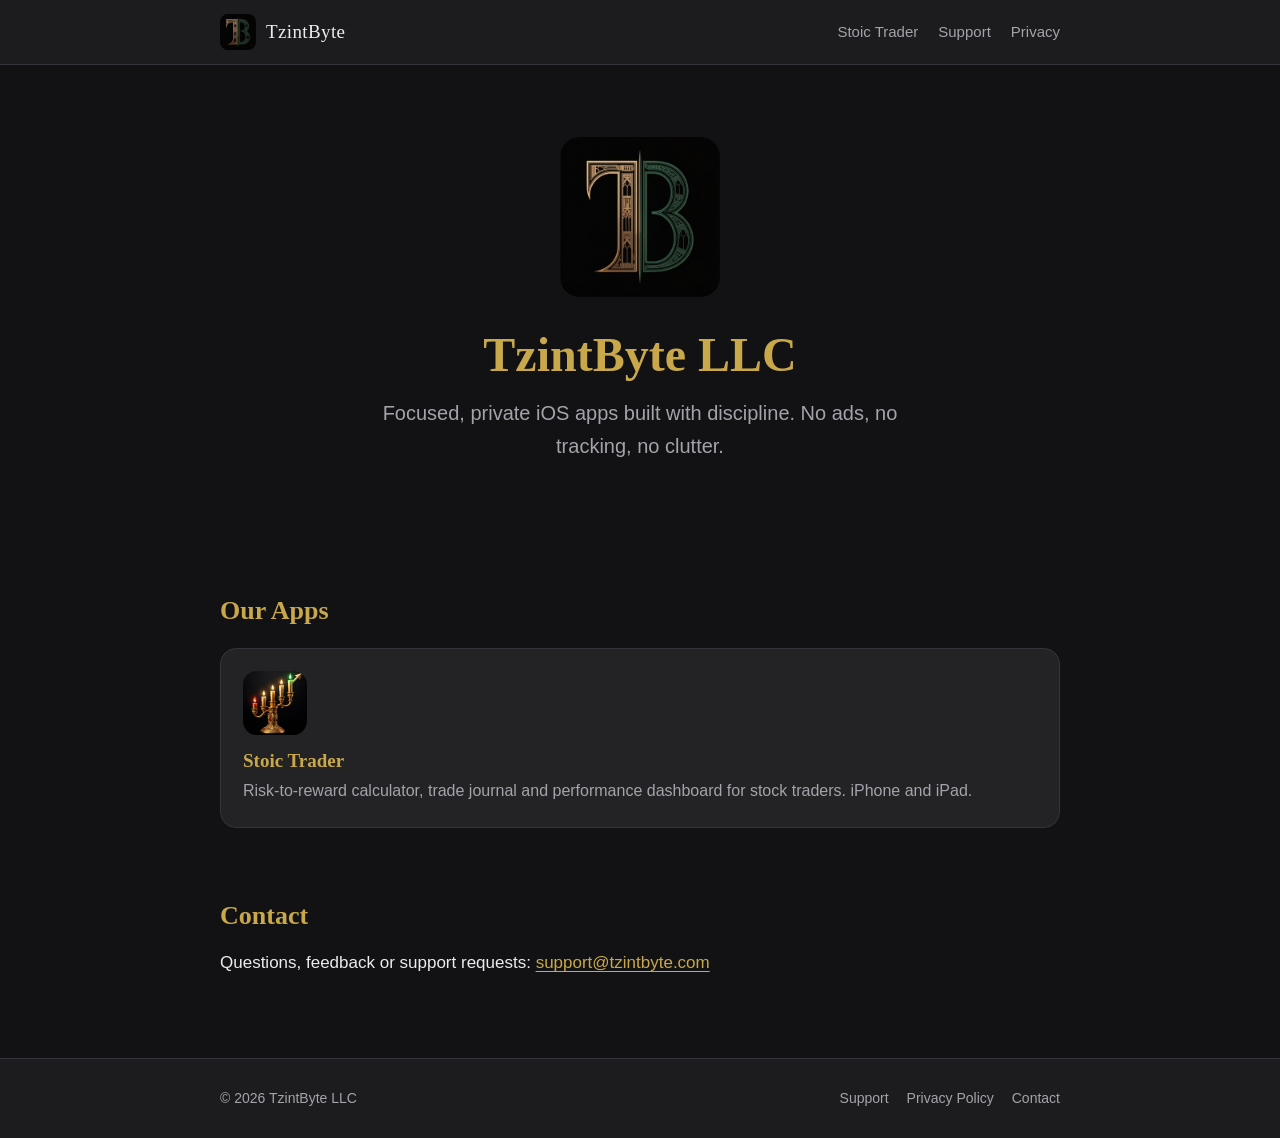
<file: index.html>
<!doctype html>
<html lang="en">
<head>
  <meta charset="utf-8">
  <meta name="viewport" content="width=device-width, initial-scale=1">
  <title>TzintByte LLC</title>
  <meta name="description" content="TzintByte LLC builds focused, private iOS apps. Home of Stoic Trader, a risk-to-reward calculator and trade journal for stock traders.">
  <link rel="stylesheet" href="/styles.css">
  <link rel="icon" type="image/jpeg" href="/images/tzintbyte-logo.jpg">
  <link rel="apple-touch-icon" href="/images/apple-touch-icon.png">
</head>
<body>
  <header class="site-header">
    <div class="wrap">
      <a class="brand" href="/"><img src="/images/tzintbyte-logo.jpg" alt="" width="36" height="36">TzintByte</a>
      <nav class="site-nav" aria-label="Main">
        <a href="/stoic-trader/">Stoic Trader</a>
        <a href="/support/">Support</a>
        <a href="/privacy/">Privacy</a>
      </nav>
    </div>
  </header>

  <main>
    <section class="hero">
      <div class="wrap">
        <img class="hero-logo" src="/images/tzintbyte-logo.jpg" alt="TzintByte LLC monogram" width="160" height="160">
        <h1>TzintByte LLC</h1>
        <p class="tagline">Focused, private iOS apps built with discipline. No ads, no tracking, no clutter.</p>
      </div>
    </section>

    <section class="wrap">
      <h2>Our Apps</h2>
      <div class="features">
        <a class="card" href="/stoic-trader/" style="text-decoration:none">
          <img src="/images/stoic-trader-icon.png" alt="" width="64" height="64" style="width:64px;height:64px;border-radius:14px;margin-bottom:14px">
          <h3>Stoic Trader</h3>
          <p>Risk-to-reward calculator, trade journal and performance dashboard for stock traders. iPhone and iPad.</p>
        </a>
      </div>
    </section>

    <section class="wrap" style="padding-bottom:64px">
      <h2>Contact</h2>
      <p>Questions, feedback or support requests: <a href="mailto:support@tzintbyte.com">support@tzintbyte.com</a></p>
    </section>
  </main>

  <footer class="site-footer">
    <div class="wrap">
      <span>&copy; 2026 TzintByte LLC</span>
      <nav aria-label="Footer">
        <a href="/support/">Support</a>
        <a href="/privacy/">Privacy Policy</a>
        <a href="mailto:support@tzintbyte.com">Contact</a>
      </nav>
    </div>
  </footer>
</body>
</html>
</file>
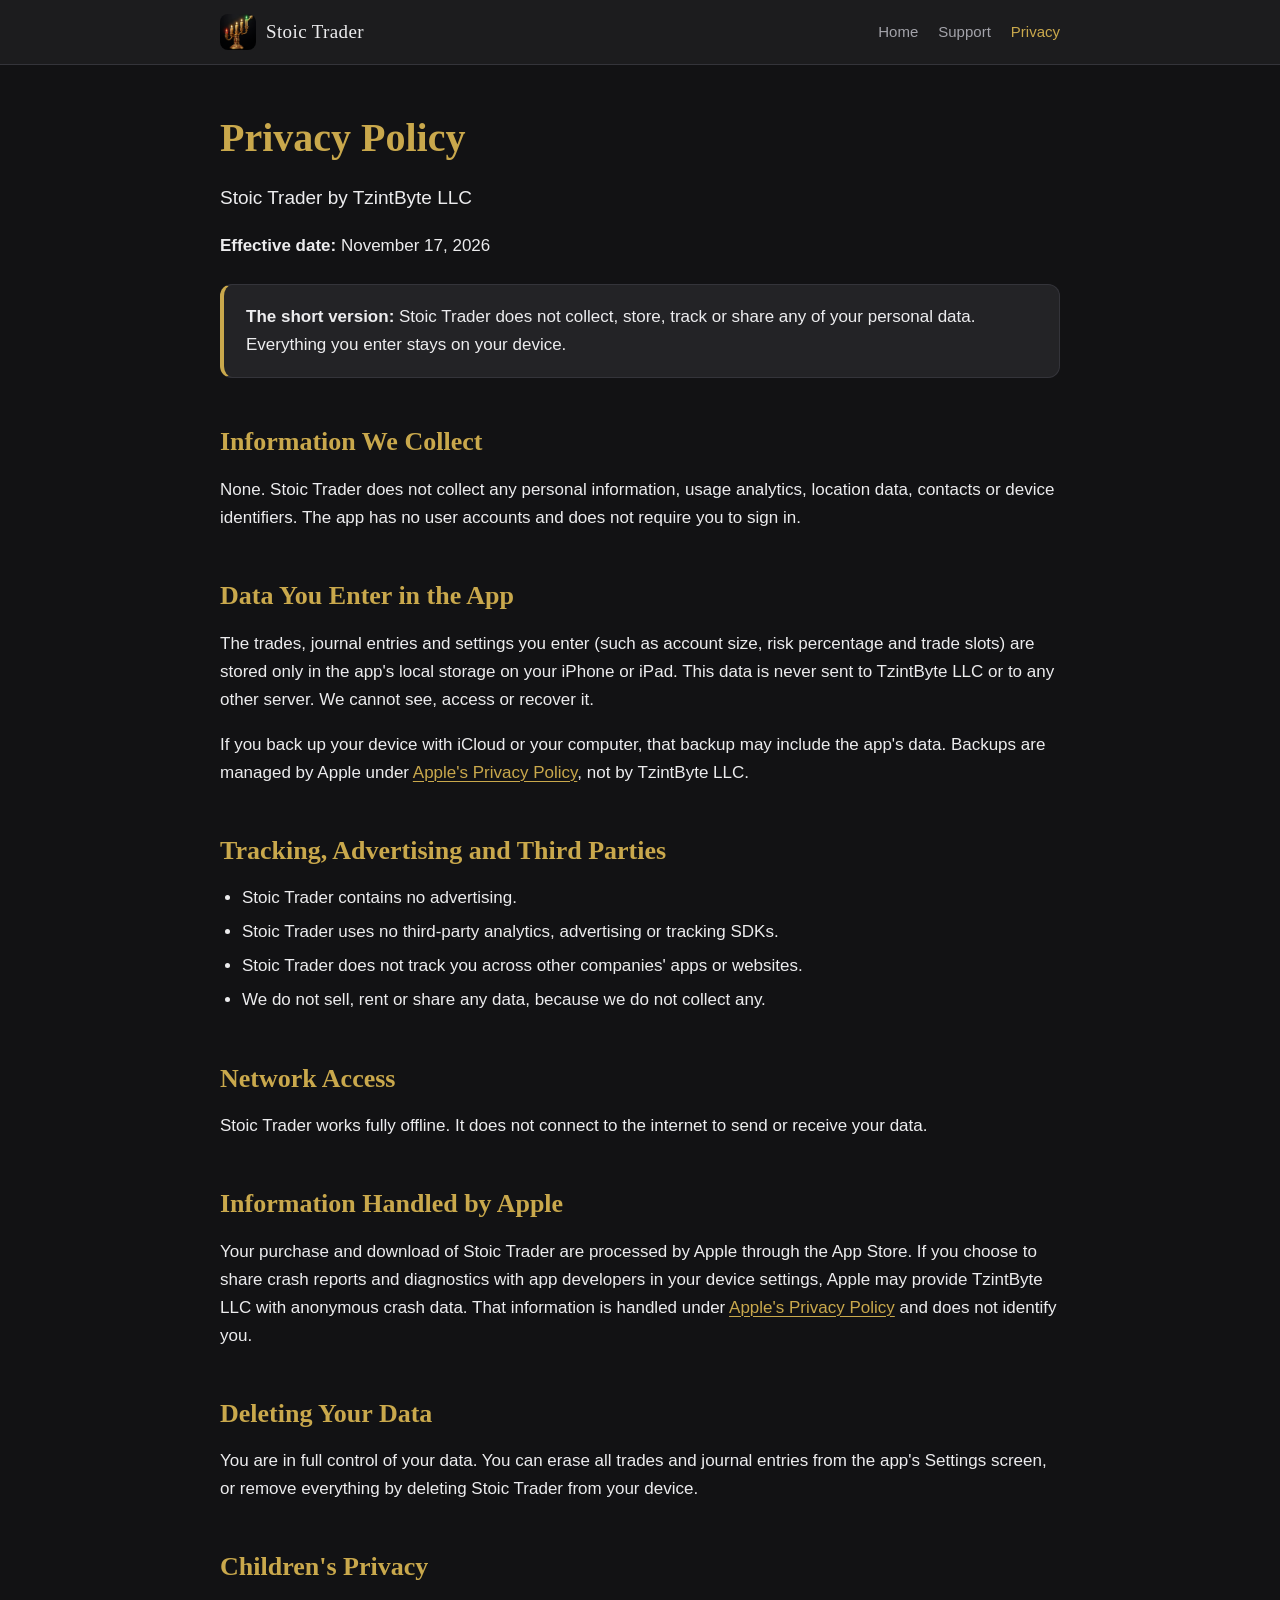
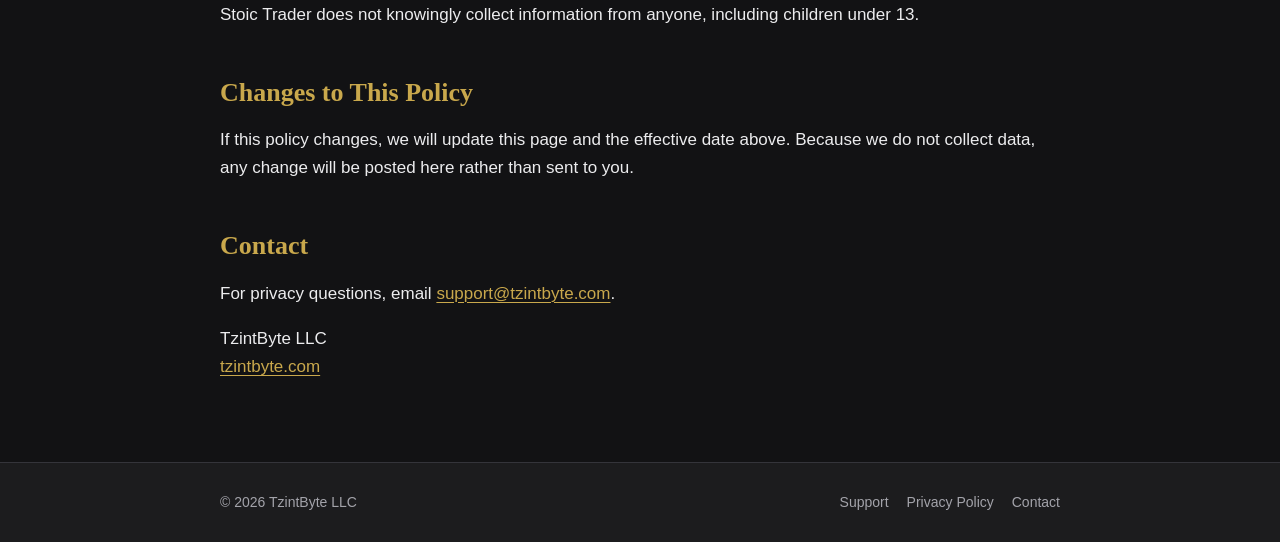
<file: privacy/index.html>
<!doctype html>
<html lang="en">
<head>
  <meta charset="utf-8">
  <meta name="viewport" content="width=device-width, initial-scale=1">
  <title>Stoic Trader Privacy Policy</title>
  <meta name="description" content="Privacy Policy for Stoic Trader by TzintByte LLC. Stoic Trader does not collect, store, track or share any personal data.">
  <link rel="stylesheet" href="/styles.css">
  <link rel="icon" type="image/png" href="/images/apple-touch-icon.png">
  <link rel="apple-touch-icon" href="/images/apple-touch-icon.png">
</head>
<body>
  <header class="site-header">
    <div class="wrap">
      <a class="brand" href="/stoic-trader/"><img src="/images/apple-touch-icon.png" alt="" width="36" height="36">Stoic Trader</a>
      <nav class="site-nav" aria-label="Main">
        <a href="/stoic-trader/">Home</a>
        <a href="/support/">Support</a>
        <a href="/privacy/" aria-current="page">Privacy</a>
      </nav>
    </div>
  </header>

  <main class="page">
    <div class="wrap">
      <h1>Privacy Policy</h1>
      <p class="lead">Stoic Trader by TzintByte LLC</p>
      <p><strong>Effective date:</strong> November 17, 2026</p>

      <div class="callout">
        <p><strong>The short version:</strong> Stoic Trader does not collect, store, track or share any of your personal data. Everything you enter stays on your device.</p>
      </div>

      <h2>Information We Collect</h2>
      <p>None. Stoic Trader does not collect any personal information, usage analytics, location data, contacts or device identifiers. The app has no user accounts and does not require you to sign in.</p>

      <h2>Data You Enter in the App</h2>
      <p>The trades, journal entries and settings you enter (such as account size, risk percentage and trade slots) are stored only in the app's local storage on your iPhone or iPad. This data is never sent to TzintByte LLC or to any other server. We cannot see, access or recover it.</p>
      <p>If you back up your device with iCloud or your computer, that backup may include the app's data. Backups are managed by Apple under <a href="https://www.apple.com/legal/privacy/">Apple's Privacy Policy</a>, not by TzintByte LLC.</p>

      <h2>Tracking, Advertising and Third Parties</h2>
      <ul>
        <li>Stoic Trader contains no advertising.</li>
        <li>Stoic Trader uses no third-party analytics, advertising or tracking SDKs.</li>
        <li>Stoic Trader does not track you across other companies' apps or websites.</li>
        <li>We do not sell, rent or share any data, because we do not collect any.</li>
      </ul>

      <h2>Network Access</h2>
      <p>Stoic Trader works fully offline. It does not connect to the internet to send or receive your data.</p>

      <h2>Information Handled by Apple</h2>
      <p>Your purchase and download of Stoic Trader are processed by Apple through the App Store. If you choose to share crash reports and diagnostics with app developers in your device settings, Apple may provide TzintByte LLC with anonymous crash data. That information is handled under <a href="https://www.apple.com/legal/privacy/">Apple's Privacy Policy</a> and does not identify you.</p>

      <h2>Deleting Your Data</h2>
      <p>You are in full control of your data. You can erase all trades and journal entries from the app's Settings screen, or remove everything by deleting Stoic Trader from your device.</p>

      <h2>Children's Privacy</h2>
      <p>Stoic Trader does not knowingly collect information from anyone, including children under 13.</p>

      <h2>Changes to This Policy</h2>
      <p>If this policy changes, we will update this page and the effective date above. Because we do not collect data, any change will be posted here rather than sent to you.</p>

      <h2>Contact</h2>
      <p>For privacy questions, email <a href="mailto:support@tzintbyte.com">support@tzintbyte.com</a>.</p>
      <p>TzintByte LLC<br><a href="https://www.tzintbyte.com">tzintbyte.com</a></p>
    </div>
  </main>

  <footer class="site-footer">
    <div class="wrap">
      <span>&copy; 2026 <a href="/">TzintByte LLC</a></span>
      <nav aria-label="Footer">
        <a href="/support/">Support</a>
        <a href="/privacy/">Privacy Policy</a>
        <a href="mailto:support@tzintbyte.com">Contact</a>
      </nav>
    </div>
  </footer>
</body>
</html>
</file>
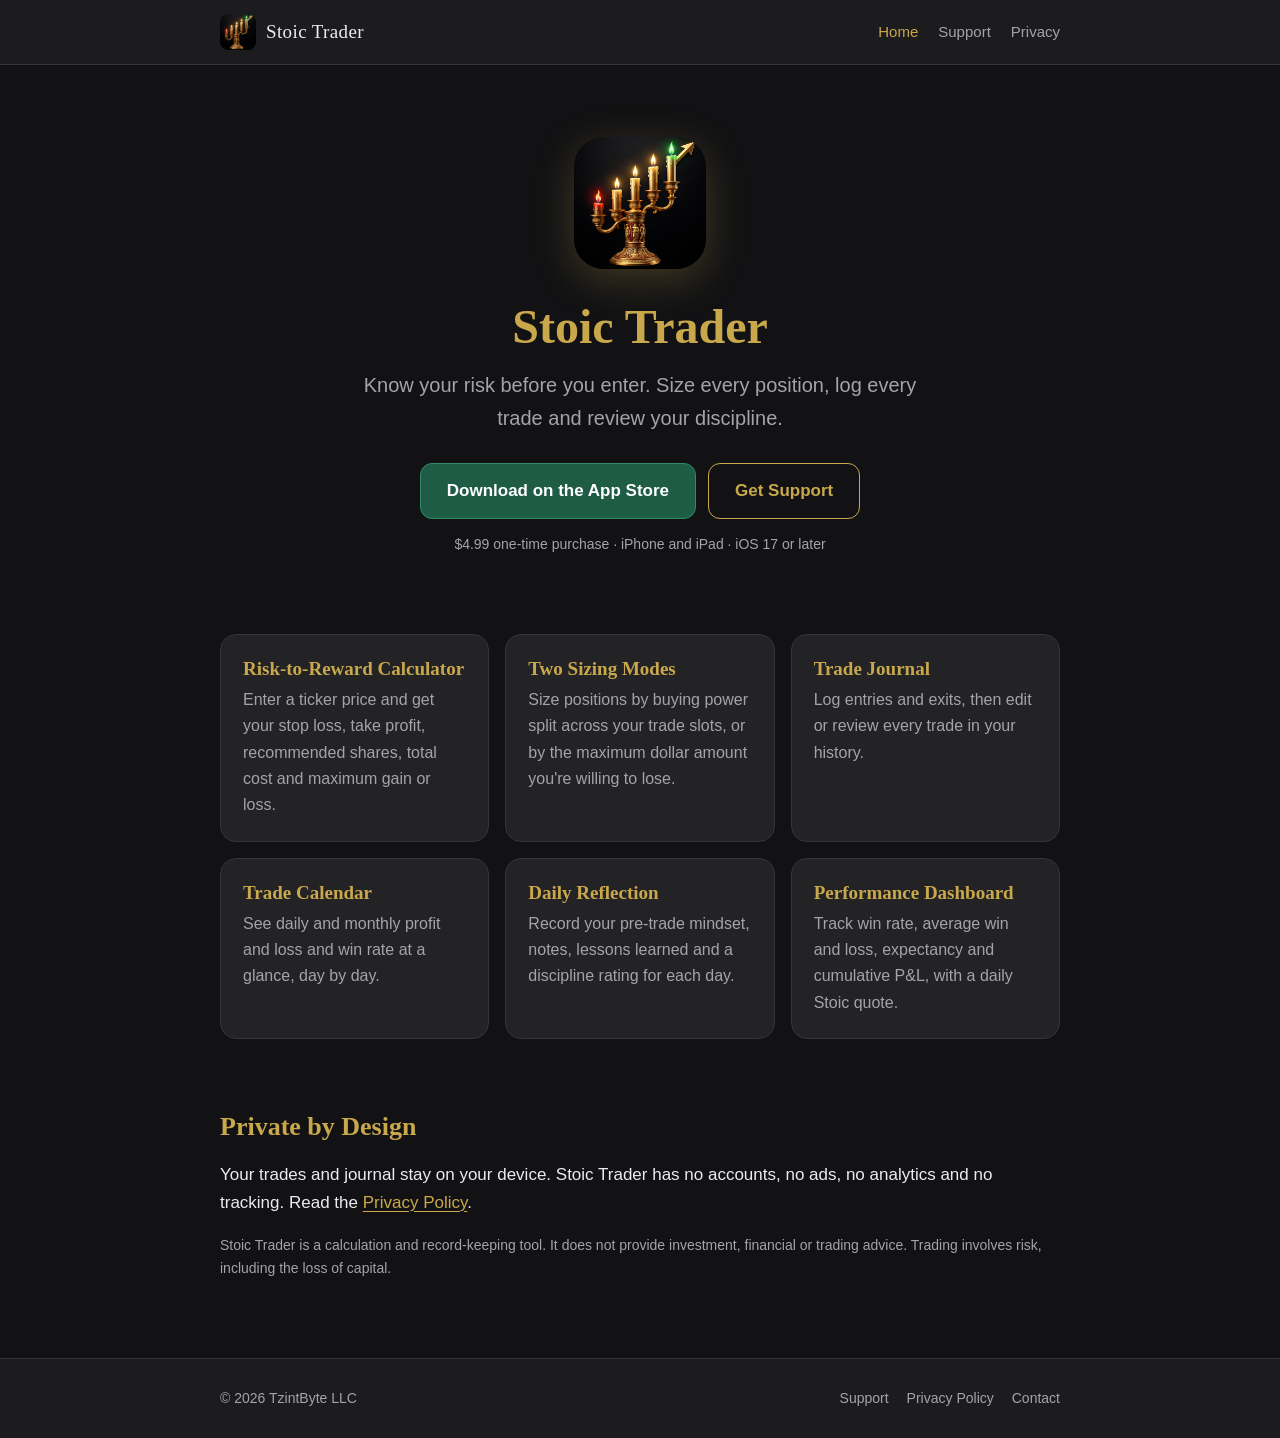
<file: stoic-trader/index.html>
<!doctype html>
<html lang="en">
<head>
  <meta charset="utf-8">
  <meta name="viewport" content="width=device-width, initial-scale=1">
  <title>Stoic Trader</title>
  <meta name="description" content="Stoic Trader is a risk-to-reward calculator, trade journal and performance dashboard for stock traders on iPhone and iPad. One-time purchase, no ads, no tracking.">
  <link rel="stylesheet" href="/styles.css">
  <link rel="icon" type="image/png" href="/images/apple-touch-icon.png">
  <link rel="apple-touch-icon" href="/images/apple-touch-icon.png">
</head>
<body>
  <header class="site-header">
    <div class="wrap">
      <a class="brand" href="/stoic-trader/"><img src="/images/apple-touch-icon.png" alt="" width="36" height="36">Stoic Trader</a>
      <nav class="site-nav" aria-label="Main">
        <a href="/stoic-trader/" aria-current="page">Home</a>
        <a href="/support/">Support</a>
        <a href="/privacy/">Privacy</a>
      </nav>
    </div>
  </header>

  <main>
    <section class="hero">
      <div class="wrap">
        <img class="hero-icon" src="/images/stoic-trader-icon.png" alt="Stoic Trader app icon" width="132" height="132">
        <h1>Stoic Trader</h1>
        <p class="tagline">Know your risk before you enter. Size every position, log every trade and review your discipline.</p>
        <div class="actions">
          <a class="button" href="https://apps.apple.com/us/app/stoic-trader/id6778497680">Download on the App Store</a>
          <a class="button secondary" href="/support/">Get Support</a>
        </div>
        <p class="meta">$4.99 one-time purchase &middot; iPhone and iPad &middot; iOS 17 or later</p>
      </div>
    </section>

    <section class="wrap">
      <div class="features">
        <div class="card">
          <h3>Risk-to-Reward Calculator</h3>
          <p>Enter a ticker price and get your stop loss, take profit, recommended shares, total cost and maximum gain or loss.</p>
        </div>
        <div class="card">
          <h3>Two Sizing Modes</h3>
          <p>Size positions by buying power split across your trade slots, or by the maximum dollar amount you're willing to lose.</p>
        </div>
        <div class="card">
          <h3>Trade Journal</h3>
          <p>Log entries and exits, then edit or review every trade in your history.</p>
        </div>
        <div class="card">
          <h3>Trade Calendar</h3>
          <p>See daily and monthly profit and loss and win rate at a glance, day by day.</p>
        </div>
        <div class="card">
          <h3>Daily Reflection</h3>
          <p>Record your pre-trade mindset, notes, lessons learned and a discipline rating for each day.</p>
        </div>
        <div class="card">
          <h3>Performance Dashboard</h3>
          <p>Track win rate, average win and loss, expectancy and cumulative P&amp;L, with a daily Stoic quote.</p>
        </div>
      </div>
    </section>

    <section class="wrap" style="padding-bottom:64px">
      <h2>Private by Design</h2>
      <p>Your trades and journal stay on your device. Stoic Trader has no accounts, no ads, no analytics and no tracking. Read the <a href="/privacy/">Privacy Policy</a>.</p>
      <p class="disclaimer">Stoic Trader is a calculation and record-keeping tool. It does not provide investment, financial or trading advice. Trading involves risk, including the loss of capital.</p>
    </section>
  </main>

  <footer class="site-footer">
    <div class="wrap">
      <span>&copy; 2026 <a href="/">TzintByte LLC</a></span>
      <nav aria-label="Footer">
        <a href="/support/">Support</a>
        <a href="/privacy/">Privacy Policy</a>
        <a href="mailto:support@tzintbyte.com">Contact</a>
      </nav>
    </div>
  </footer>
</body>
</html>
</file>
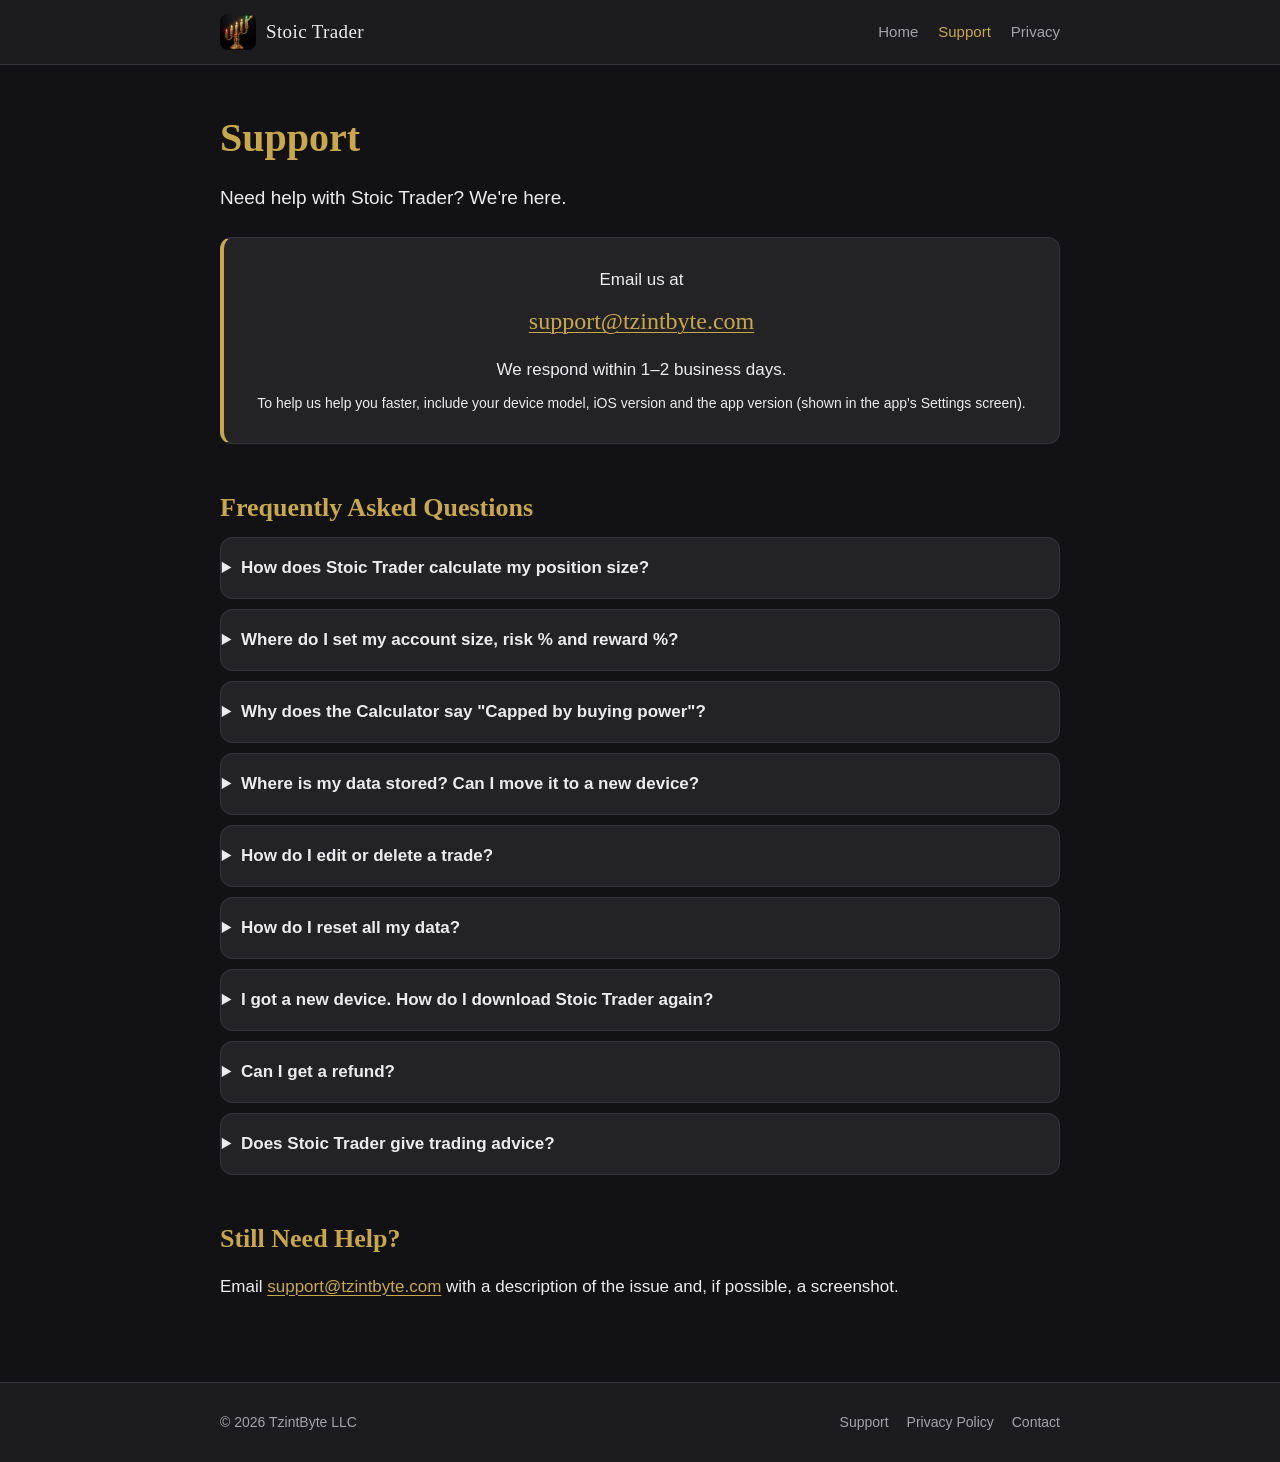
<file: support/index.html>
<!doctype html>
<html lang="en">
<head>
  <meta charset="utf-8">
  <meta name="viewport" content="width=device-width, initial-scale=1">
  <title>Stoic Trader Support</title>
  <meta name="description" content="Get help with Stoic Trader by TzintByte LLC. Contact support and find answers to common questions.">
  <link rel="stylesheet" href="/styles.css">
  <link rel="icon" type="image/png" href="/images/apple-touch-icon.png">
  <link rel="apple-touch-icon" href="/images/apple-touch-icon.png">
</head>
<body>
  <header class="site-header">
    <div class="wrap">
      <a class="brand" href="/stoic-trader/"><img src="/images/apple-touch-icon.png" alt="" width="36" height="36">Stoic Trader</a>
      <nav class="site-nav" aria-label="Main">
        <a href="/stoic-trader/">Home</a>
        <a href="/support/" aria-current="page">Support</a>
        <a href="/privacy/">Privacy</a>
      </nav>
    </div>
  </header>

  <main class="page">
    <div class="wrap">
      <h1>Support</h1>
      <p class="lead">Need help with Stoic Trader? We're here.</p>

      <div class="callout contact-box">
        <p>Email us at</p>
        <a class="email" href="mailto:support@tzintbyte.com?subject=Stoic%20Trader%20Support">support@tzintbyte.com</a>
        <p>We respond within 1&ndash;2 business days.</p>
        <p class="disclaimer">To help us help you faster, include your device model, iOS version and the app version (shown in the app's Settings screen).</p>
      </div>

      <h2>Frequently Asked Questions</h2>

      <details>
        <summary>How does Stoic Trader calculate my position size?</summary>
        <p>In <strong>Buying Power</strong> mode, your account buying power (set in Settings) is divided by your number of trade slots, and the recommended shares are what that amount can buy at the ticker price.</p>
        <p>In <strong>Dollar Risk</strong> mode, you enter the most you're willing to lose on the trade. Stoic Trader divides that amount by your risk per share (entry price minus stop price), and caps the result at what your per-trade buying power can afford.</p>
      </details>

      <details>
        <summary>Where do I set my account size, risk % and reward %?</summary>
        <p>Open the <strong>Settings</strong> tab. Your buying power, risk percentage, reward percentage and trade slots are saved there and used by the Calculator.</p>
      </details>

      <details>
        <summary>Why does the Calculator say "Capped by buying power"?</summary>
        <p>In Dollar Risk mode, the shares needed to reach your maximum dollar risk cost more than your per-trade buying power. Stoic Trader limits the shares to what you can afford, so your actual risk is lower than the amount you entered.</p>
      </details>

      <details>
        <summary>Where is my data stored? Can I move it to a new device?</summary>
        <p>All trades and journal entries are stored only on your device. Stoic Trader does not sync to a server. When you move to a new iPhone or iPad, restoring from an iCloud or computer backup of your old device carries the app's data with it.</p>
      </details>

      <details>
        <summary>How do I edit or delete a trade?</summary>
        <p>In the trade list or a calendar day, swipe right on a trade to edit it or swipe left to delete it.</p>
      </details>

      <details>
        <summary>How do I reset all my data?</summary>
        <p>Go to the <strong>Settings</strong> tab and use the reset data option. This permanently erases your trades and journal entries from the device and cannot be undone.</p>
      </details>

      <details>
        <summary>I got a new device. How do I download Stoic Trader again?</summary>
        <p>Stoic Trader is a one-time purchase. Sign in to the App Store with the same Apple Account you used to buy it, search for Stoic Trader and download it again at no extra cost.</p>
      </details>

      <details>
        <summary>Can I get a refund?</summary>
        <p>Purchases are processed by Apple, so refunds are requested through Apple at <a href="https://reportaproblem.apple.com">reportaproblem.apple.com</a>.</p>
      </details>

      <details>
        <summary>Does Stoic Trader give trading advice?</summary>
        <p>No. Stoic Trader is a calculation and record-keeping tool. It does not provide investment, financial or trading advice. Always make your own decisions and trade at your own risk.</p>
      </details>

      <h2>Still Need Help?</h2>
      <p>Email <a href="mailto:support@tzintbyte.com?subject=Stoic%20Trader%20Support">support@tzintbyte.com</a> with a description of the issue and, if possible, a screenshot.</p>
    </div>
  </main>

  <footer class="site-footer">
    <div class="wrap">
      <span>&copy; 2026 <a href="/">TzintByte LLC</a></span>
      <nav aria-label="Footer">
        <a href="/support/">Support</a>
        <a href="/privacy/">Privacy Policy</a>
        <a href="mailto:support@tzintbyte.com">Contact</a>
      </nav>
    </div>
  </footer>
</body>
</html>
</file>
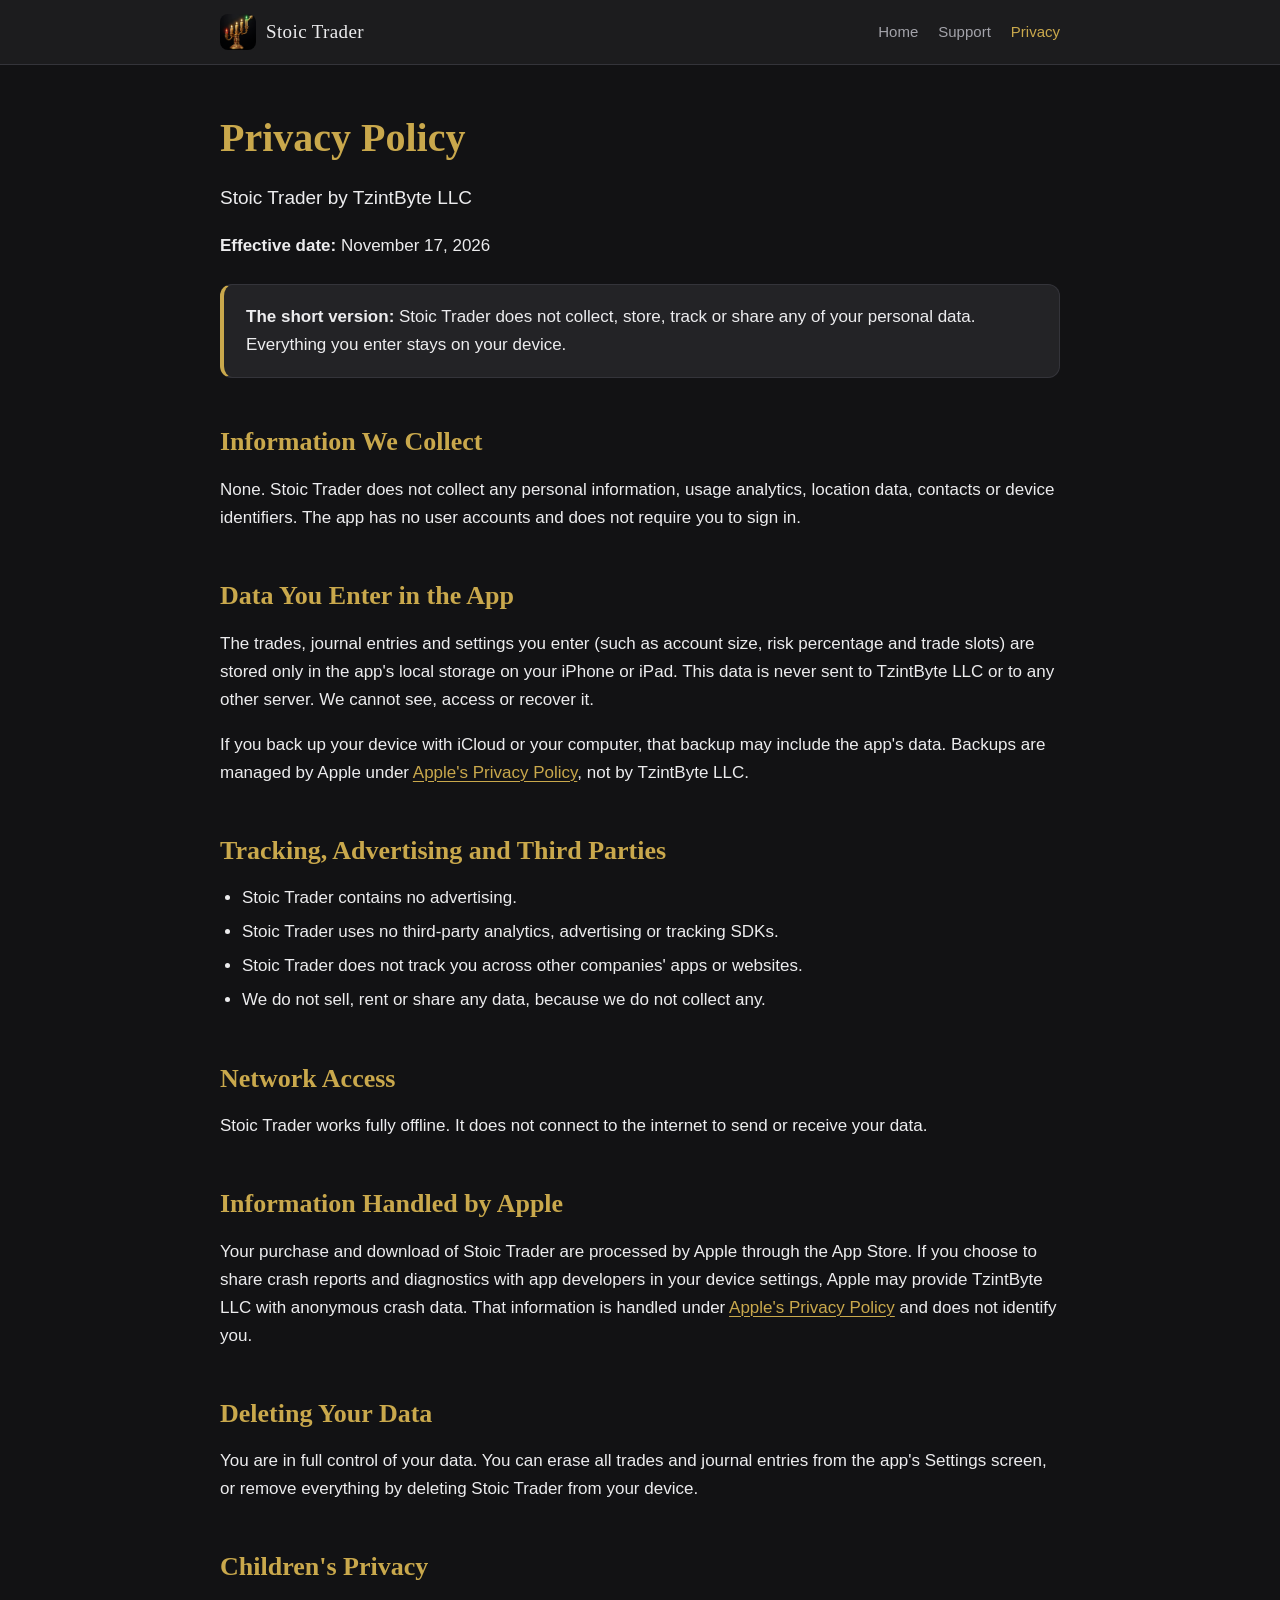
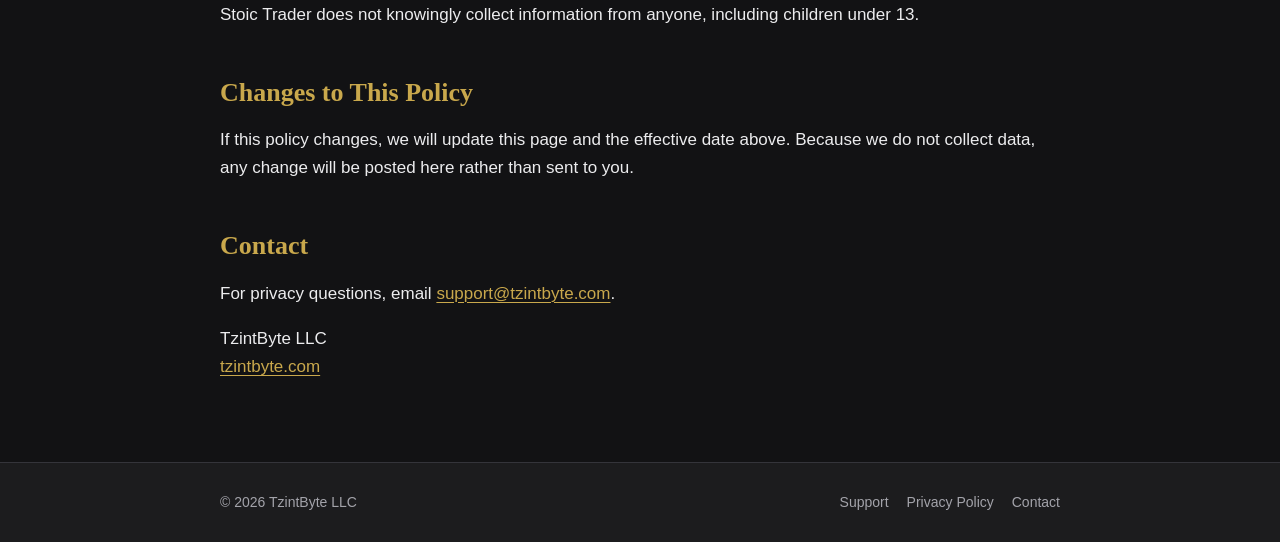
<file: stoic-trader/privacy/index.html>
<!doctype html>
<html lang="en">
<head>
  <meta charset="utf-8">
  <title>Privacy Policy Moved</title>
  <meta http-equiv="refresh" content="0; url=/privacy/">
  <link rel="canonical" href="https://www.tzintbyte.com/privacy/">
  <meta name="robots" content="noindex">
</head>
<body>
  <p>This page has moved to <a href="/privacy/">tzintbyte.com/privacy</a>.</p>
</body>
</html>
</file>
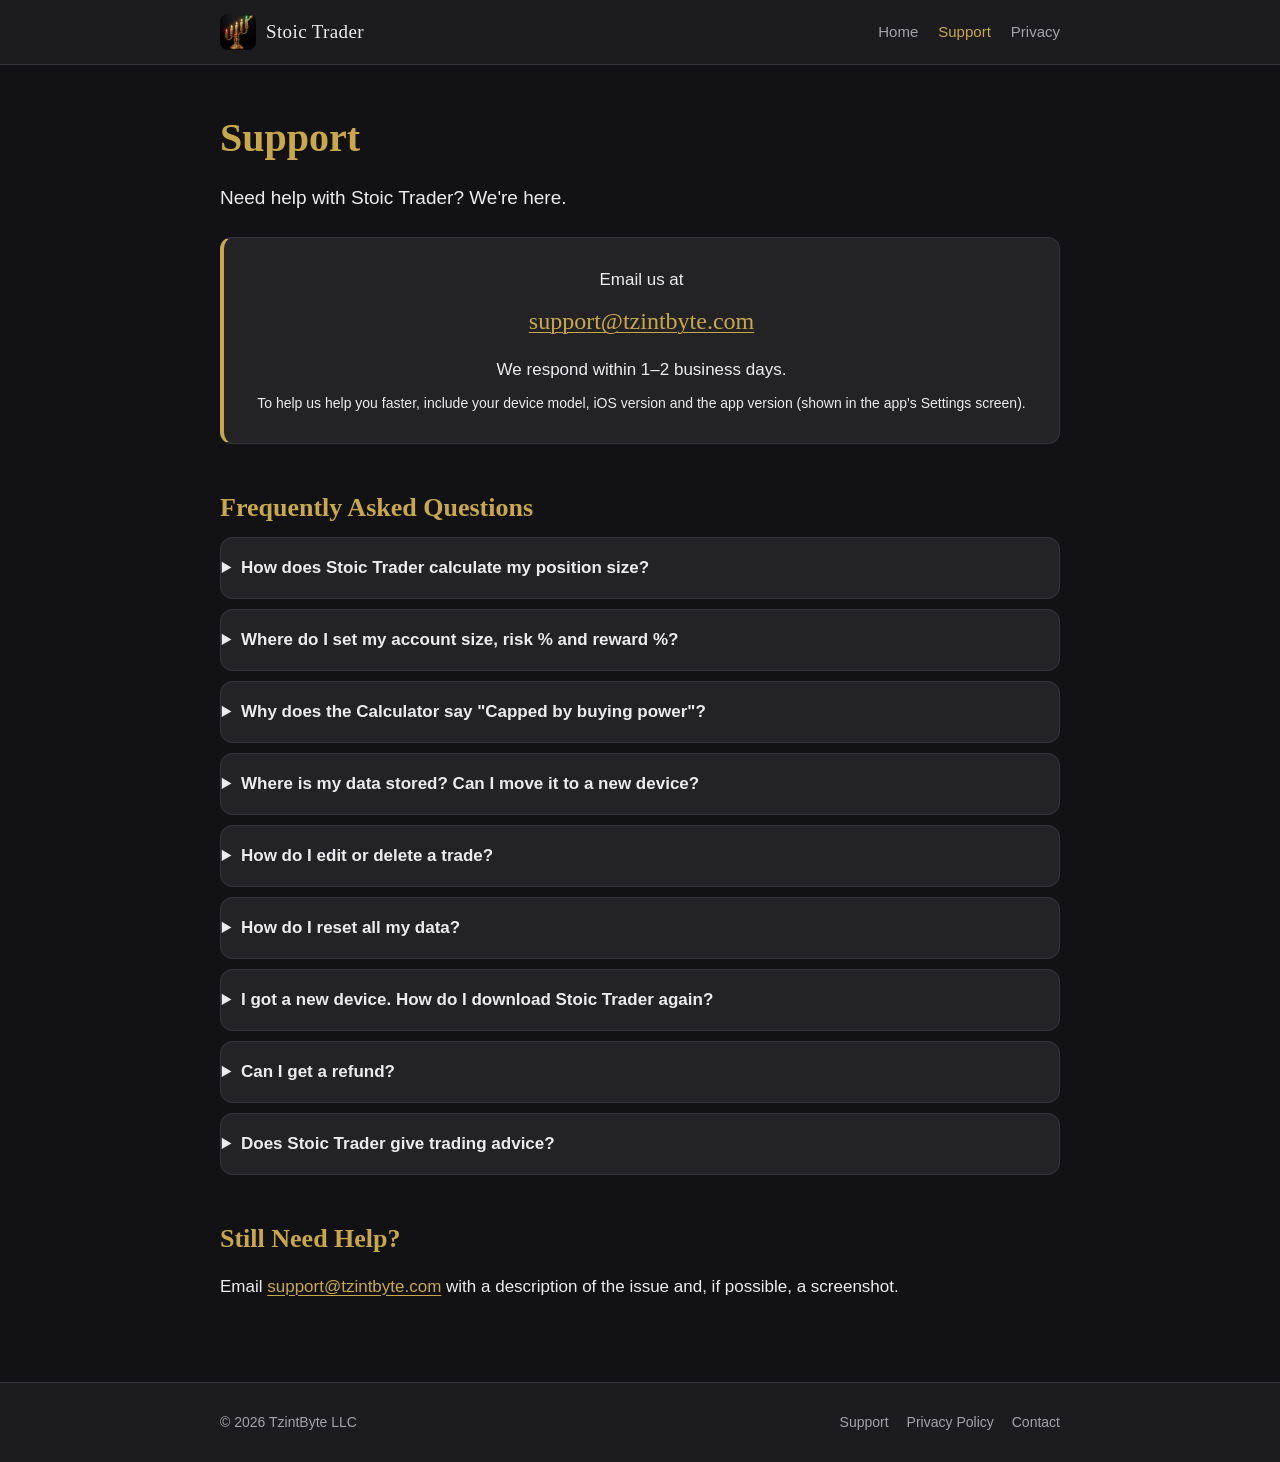
<file: stoic-trader/support/index.html>
<!doctype html>
<html lang="en">
<head>
  <meta charset="utf-8">
  <title>Support Moved</title>
  <meta http-equiv="refresh" content="0; url=/support/">
  <link rel="canonical" href="https://www.tzintbyte.com/support/">
  <meta name="robots" content="noindex">
</head>
<body>
  <p>This page has moved to <a href="/support/">tzintbyte.com/support</a>.</p>
</body>
</html>
</file>
<file: styles.css>
:root {
  --black: #1C1C1E;
  --black-deep: #121214;
  --surface: #232326;
  --border: #34343a;
  --gold: #C9A84C;
  --gold-soft: #e0c77f;
  --green: #1E5C45;
  --green-bright: #2f8a67;
  --text: #ececee;
  --text-muted: #a3a3aa;
  --serif: "Iowan Old Style", "Palatino Linotype", Palatino, Georgia, serif;
  --sans: -apple-system, BlinkMacSystemFont, "Segoe UI", Roboto, Helvetica, Arial, sans-serif;
  color-scheme: dark;
}

* { box-sizing: border-box; }

html { -webkit-text-size-adjust: 100%; }

body {
  margin: 0;
  background: var(--black-deep);
  color: var(--text);
  font-family: var(--sans);
  font-size: 17px;
  line-height: 1.65;
}

a { color: var(--gold); text-decoration-thickness: 1px; text-underline-offset: 3px; }
a:hover { color: var(--gold-soft); }
a:focus-visible, .button:focus-visible { outline: 2px solid var(--gold); outline-offset: 3px; }

img { max-width: 100%; height: auto; display: block; }

.wrap { max-width: 880px; margin: 0 auto; padding: 0 20px; }

/* Header */
.site-header {
  border-bottom: 1px solid var(--border);
  background: var(--black);
}
.site-header .wrap {
  display: flex;
  align-items: center;
  justify-content: space-between;
  gap: 16px;
  flex-wrap: wrap;
  padding-top: 14px;
  padding-bottom: 14px;
}
.brand {
  display: flex;
  align-items: center;
  gap: 10px;
  color: var(--text);
  text-decoration: none;
  font-family: var(--serif);
  font-size: 19px;
  letter-spacing: 0.02em;
}
.brand img { width: 36px; height: 36px; border-radius: 8px; }
.site-nav { display: flex; gap: 20px; flex-wrap: wrap; }
.site-nav a {
  color: var(--text-muted);
  text-decoration: none;
  font-size: 15px;
}
.site-nav a:hover, .site-nav a[aria-current="page"] { color: var(--gold); }

/* Hero */
.hero { text-align: center; padding: 72px 0 56px; }
.hero-icon {
  width: 132px;
  height: 132px;
  margin: 0 auto 28px;
  border-radius: 30px;
  box-shadow: 0 10px 40px rgba(201, 168, 76, 0.25);
}
.hero-logo {
  width: 160px;
  height: 160px;
  margin: 0 auto 28px;
  border-radius: 20px;
}
h1, h2, h3 { font-family: var(--serif); font-weight: 600; line-height: 1.25; }
h1 { font-size: clamp(34px, 6vw, 48px); margin: 0 0 12px; color: var(--gold); }
h2 { font-size: 26px; margin: 48px 0 12px; color: var(--gold); }
h3 { font-size: 19px; margin: 28px 0 6px; color: var(--text); }
.tagline { font-size: 20px; color: var(--text-muted); max-width: 560px; margin: 0 auto 28px; }
.meta { font-size: 14px; color: var(--text-muted); margin-top: 14px; }

.button {
  display: inline-block;
  background: var(--green);
  color: #fff;
  text-decoration: none;
  padding: 13px 26px;
  border-radius: 12px;
  font-weight: 600;
  border: 1px solid var(--green-bright);
}
.button:hover { background: var(--green-bright); color: #fff; }
.button.secondary { background: transparent; color: var(--gold); border-color: var(--gold); }
.button.secondary:hover { background: rgba(201, 168, 76, 0.12); color: var(--gold-soft); }
.actions { display: flex; gap: 12px; justify-content: center; flex-wrap: wrap; }

/* Features */
.features {
  display: grid;
  grid-template-columns: repeat(auto-fit, minmax(240px, 1fr));
  gap: 16px;
  padding: 8px 0 24px;
}
.card {
  background: var(--surface);
  border: 1px solid var(--border);
  border-radius: 16px;
  padding: 22px;
}
.card h3 { margin-top: 0; color: var(--gold); }
.card p { margin: 0; color: var(--text-muted); font-size: 16px; }

/* Content pages */
.page { padding: 48px 0 64px; }
.page h1 { font-size: clamp(30px, 5vw, 40px); }
.page p, .page li { color: var(--text); }
.page ul { padding-left: 22px; }
.page li { margin-bottom: 6px; }
.lead { font-size: 19px; color: var(--text-muted); }

.callout {
  background: var(--surface);
  border: 1px solid var(--border);
  border-left: 4px solid var(--gold);
  border-radius: 12px;
  padding: 18px 22px;
  margin: 24px 0;
}
.callout p { margin: 0; }
.callout p + p { margin-top: 8px; }

.contact-box { text-align: center; padding: 28px 22px; }
.contact-box .email {
  display: inline-block;
  font-size: clamp(19px, 4.5vw, 24px);
  font-family: var(--serif);
  margin: 8px 0 14px;
  word-break: break-word;
}

details {
  background: var(--surface);
  border: 1px solid var(--border);
  border-radius: 12px;
  padding: 0 20px;
  margin-bottom: 10px;
}
summary {
  cursor: pointer;
  padding: 16px 0;
  font-weight: 600;
  list-style-position: outside;
}
summary:hover { color: var(--gold); }
details[open] summary { color: var(--gold); }
details > *:not(summary) { margin-top: 0; }
details > p:last-child, details > ul:last-child, details > ol:last-child { padding-bottom: 6px; }

.disclaimer { font-size: 14px; color: var(--text-muted); }

/* Footer */
.site-footer {
  border-top: 1px solid var(--border);
  background: var(--black);
  padding: 28px 0;
  font-size: 14px;
  color: var(--text-muted);
}
.site-footer .wrap { display: flex; justify-content: space-between; gap: 12px; flex-wrap: wrap; }
.site-footer nav { display: flex; gap: 18px; flex-wrap: wrap; }
.site-footer a { color: var(--text-muted); text-decoration: none; }
.site-footer a:hover { color: var(--gold); }

@media (max-width: 520px) {
  body { font-size: 16px; }
  .hero { padding: 48px 0 40px; }
  .hero-icon { width: 108px; height: 108px; border-radius: 24px; }
  .site-nav { gap: 16px; }
}
</file>
